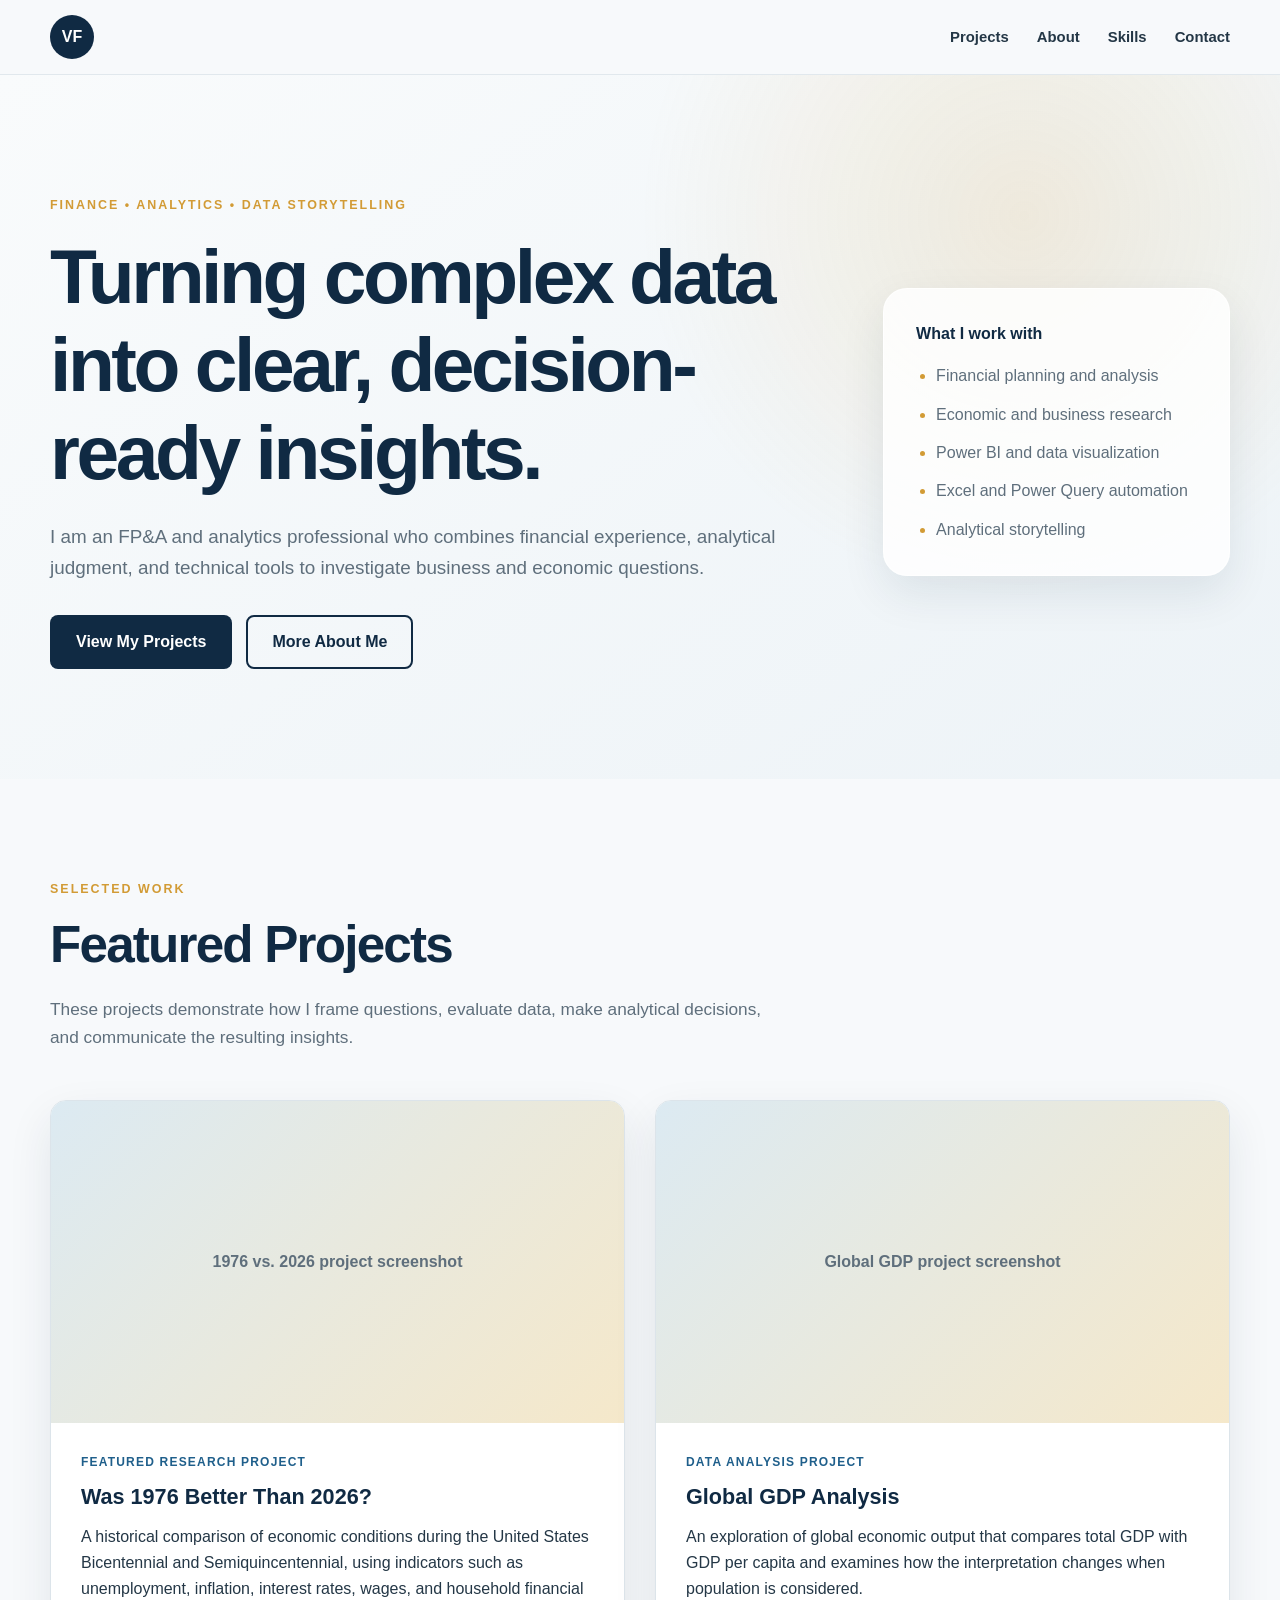
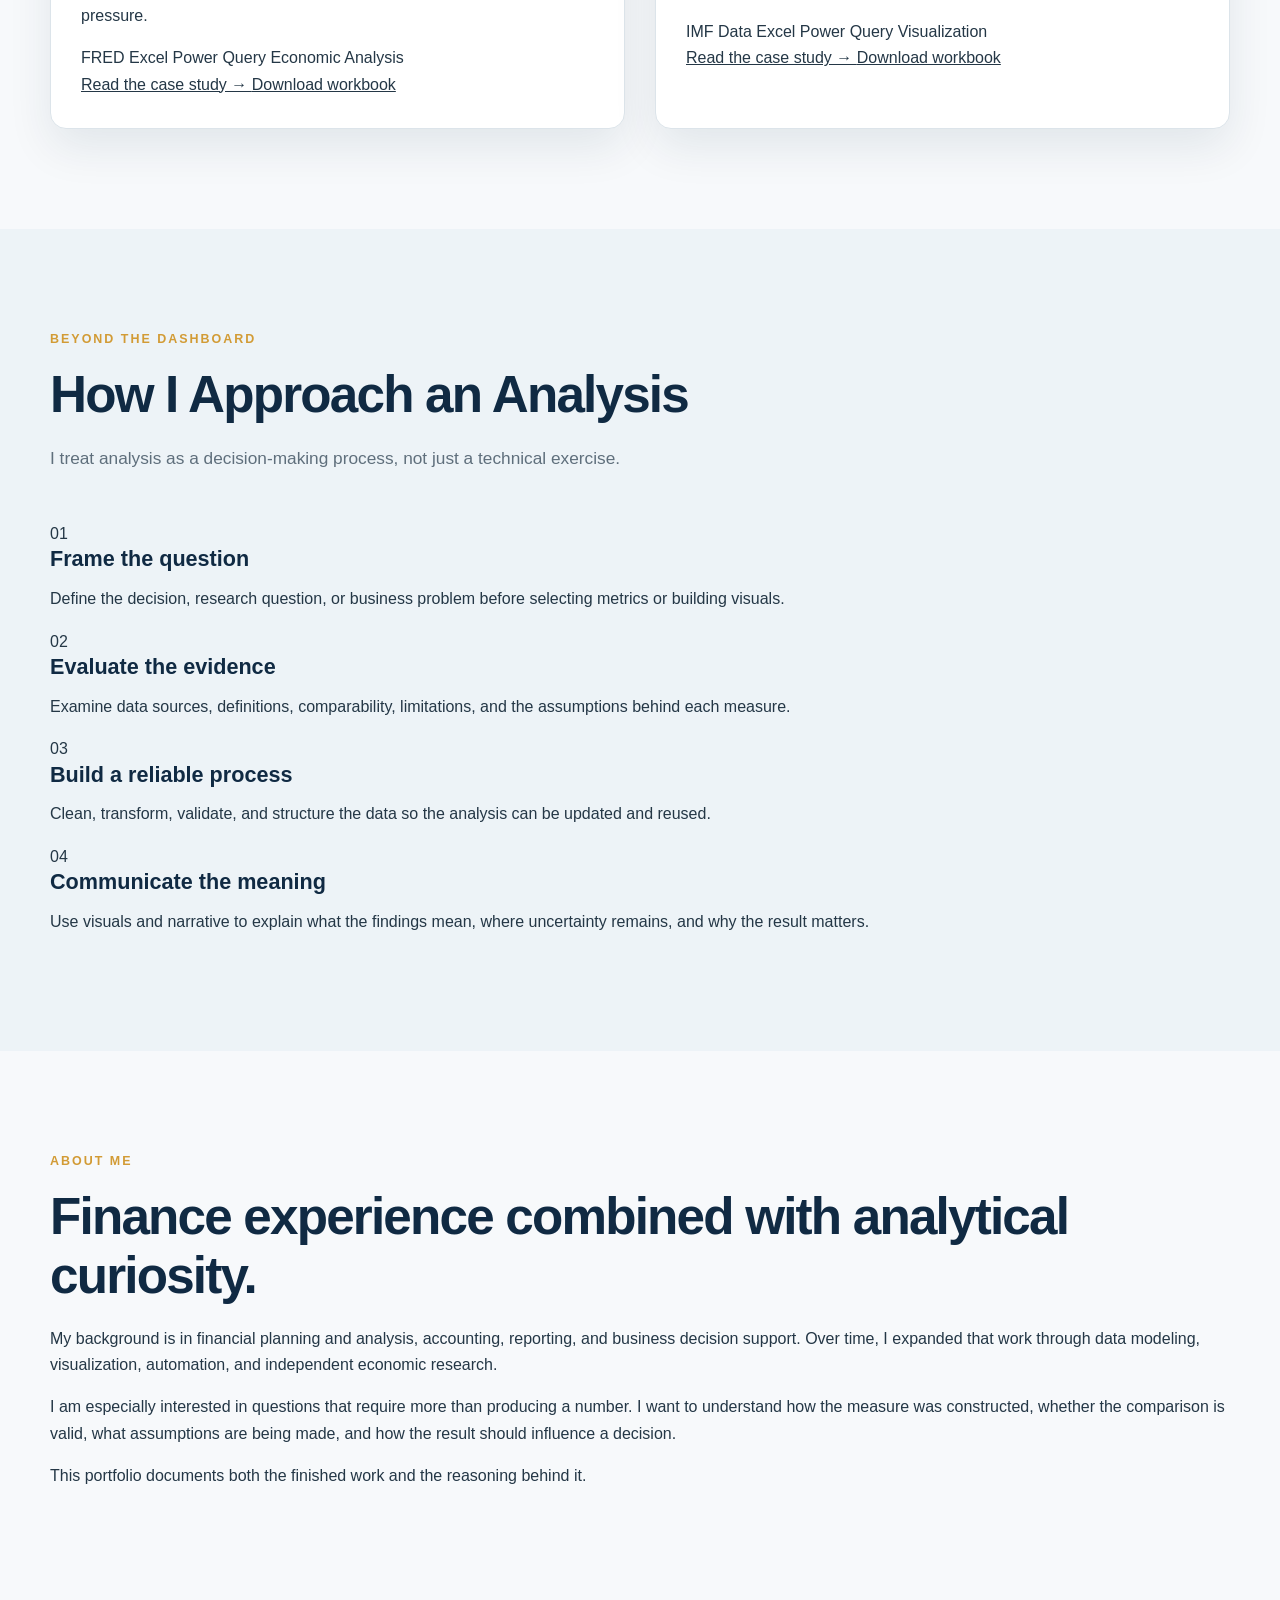
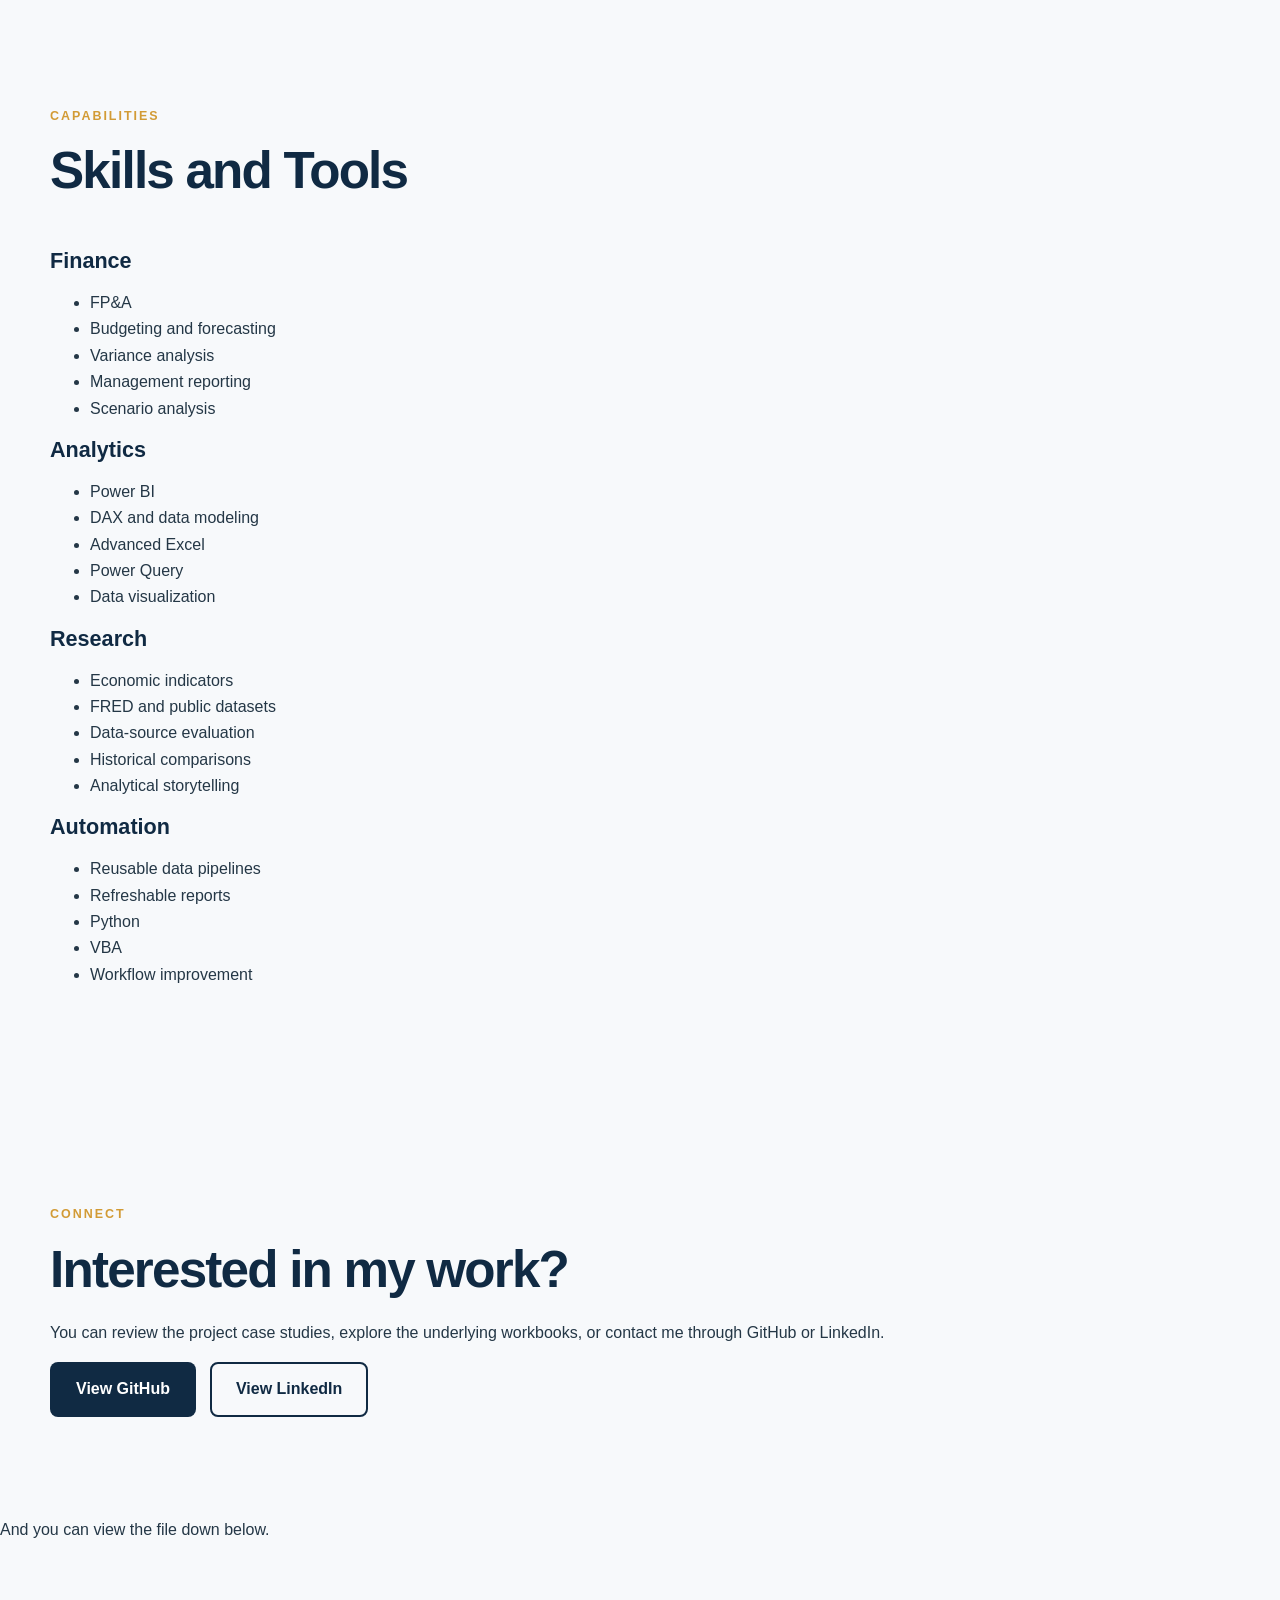
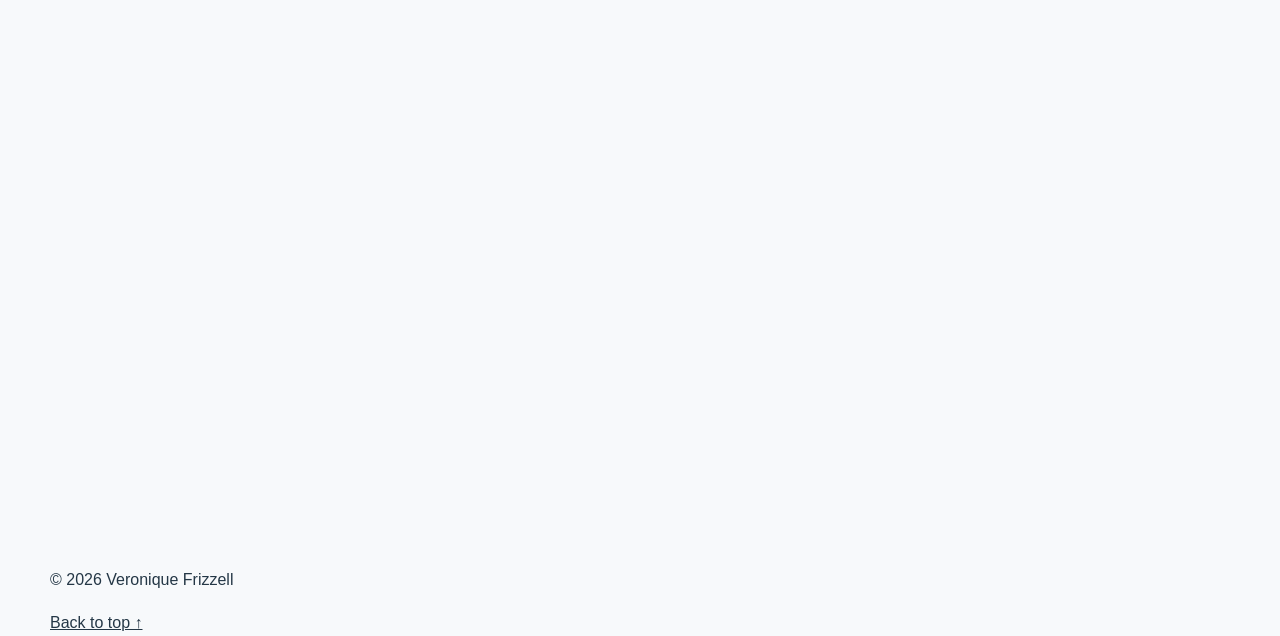
<file: index.html>
<!DOCTYPE html>
<html lang="en">
<head>
    <meta charset="UTF-8">

    <meta
        name="viewport"
        content="width=device-width, initial-scale=1.0"
    >

    <meta
        name="description"
        content="Portfolio of Veronique Frizzell, an FP&A and analytics professional specializing in financial analysis, Power BI, Excel, Power Query, and data storytelling."
    >

    <title>Veronique Frizzell | Finance and Data Analytics Portfolio</title>

    <link rel="stylesheet" href="styles.css">
</head>

<body>

    <!-- Navigation -->
    <header class="site-header">
        <div class="container nav-container">

            <a class="site-logo" href="index.html">
                VF
            </a>

            <nav class="site-nav" aria-label="Main navigation">
                <a href="#projects">Projects</a>
                <a href="#about">About</a>
                <a href="#skills">Skills</a>
                <a href="#contact">Contact</a>
            </nav>

        </div>
    </header>


    <main>

        <!-- Hero -->
        <section class="hero">
            <div class="container hero-grid">

                <div class="hero-content">

                    <p class="eyebrow">
                        Finance • Analytics • Data Storytelling
                    </p>

                    <h1>
                        Turning complex data into clear,
                        decision-ready insights.
                    </h1>

                    <p class="hero-description">
                        I am an FP&amp;A and analytics professional who combines
                        financial experience, analytical judgment, and
                        technical tools to investigate business and economic
                        questions.
                    </p>

                    <div class="hero-actions">
                        <a class="button button-primary" href="#projects">
                            View My Projects
                        </a>

                        <a class="button button-secondary" href="#about">
                            More About Me
                        </a>
                    </div>

                </div>

                <aside class="hero-panel">
                    <p class="panel-label">What I work with</p>

                    <ul class="hero-skill-list">
                        <li>Financial planning and analysis</li>
                        <li>Economic and business research</li>
                        <li>Power BI and data visualization</li>
                        <li>Excel and Power Query automation</li>
                        <li>Analytical storytelling</li>
                    </ul>
                </aside>

            </div>
        </section>


        <!-- Featured Projects -->
        <section class="section" id="projects">
            <div class="container">

                <div class="section-heading">
                    <p class="eyebrow">Selected work</p>

                    <h2>Featured Projects</h2>

                    <p>
                        These projects demonstrate how I frame questions,
                        evaluate data, make analytical decisions, and
                        communicate the resulting insights.
                    </p>
                </div>


                <div class="project-grid">

                    <!-- 1976 vs 2026 -->
                    <article class="project-card featured-project">

                        <div class="project-image placeholder-image">
                            <span>1976 vs. 2026 project screenshot</span>
                        </div>

                        <div class="project-card-content">

                            <div class="project-status">
                                Featured research project
                            </div>

                            <h3>Was 1976 Better Than 2026?</h3>

                            <p>
                                A historical comparison of economic conditions
                                during the United States Bicentennial and
                                Semiquincentennial, using indicators such as
                                unemployment, inflation, interest rates, wages,
                                and household financial pressure.
                            </p>

                            <div class="tag-list">
                                <span>FRED</span>
                                <span>Excel</span>
                                <span>Power Query</span>
                                <span>Economic Analysis</span>
                            </div>

                            <div class="project-links">
                                <a
                                    class="text-link"
                                    href="projects/1976-vs-2026.html"
                                >
                                    Read the case study →
                                </a>

                                <a
                                    class="text-link secondary-link"
                                    href="downloads/1976-vs-2026-analysis.xlsx"
                                >
                                    Download workbook
                                </a>
                            </div>

                        </div>
                    </article>


                    <!-- GDP -->
                    <article class="project-card">

                        <div class="project-image placeholder-image">
                            <span>Global GDP project screenshot</span>
                        </div>

                        <div class="project-card-content">

                            <div class="project-status">
                                Data analysis project
                            </div>

                            <h3>Global GDP Analysis</h3>

                            <p>
                                An exploration of global economic output that
                                compares total GDP with GDP per capita and
                                examines how the interpretation changes when
                                population is considered.
                            </p>

                            <div class="tag-list">
                                <span>IMF Data</span>
                                <span>Excel</span>
                                <span>Power Query</span>
                                <span>Visualization</span>
                            </div>

                            <div class="project-links">
                                <a
                                    class="text-link"
                                    href="projects/gdp-analysis.html"
                                >
                                    Read the case study →
                                </a>

                                <a
                                    class="text-link secondary-link"
                                    href="downloads/global-gdp-analysis.xlsx"
                                >
                                    Download workbook
                                </a>
                            </div>

                        </div>
                    </article>

                </div>
            </div>
        </section>


        <!-- Analytical Approach -->
        <section class="section section-tinted">
            <div class="container">

                <div class="section-heading">
                    <p class="eyebrow">Beyond the dashboard</p>

                    <h2>How I Approach an Analysis</h2>

                    <p>
                        I treat analysis as a decision-making process, not just
                        a technical exercise.
                    </p>
                </div>


                <div class="approach-grid">

                    <article class="approach-card">
                        <span class="approach-number">01</span>

                        <h3>Frame the question</h3>

                        <p>
                            Define the decision, research question, or business
                            problem before selecting metrics or building
                            visuals.
                        </p>
                    </article>


                    <article class="approach-card">
                        <span class="approach-number">02</span>

                        <h3>Evaluate the evidence</h3>

                        <p>
                            Examine data sources, definitions, comparability,
                            limitations, and the assumptions behind each
                            measure.
                        </p>
                    </article>


                    <article class="approach-card">
                        <span class="approach-number">03</span>

                        <h3>Build a reliable process</h3>

                        <p>
                            Clean, transform, validate, and structure the data
                            so the analysis can be updated and reused.
                        </p>
                    </article>


                    <article class="approach-card">
                        <span class="approach-number">04</span>

                        <h3>Communicate the meaning</h3>

                        <p>
                            Use visuals and narrative to explain what the
                            findings mean, where uncertainty remains, and why
                            the result matters.
                        </p>
                    </article>

                </div>
            </div>
        </section>


        <!-- About -->
        <section class="section" id="about">
            <div class="container about-grid">

                <div>
                    <p class="eyebrow">About me</p>

                    <h2>
                        Finance experience combined with analytical curiosity.
                    </h2>
                </div>

                <div class="about-copy">
                    <p>
                        My background is in financial planning and analysis,
                        accounting, reporting, and business decision support.
                        Over time, I expanded that work through data modeling,
                        visualization, automation, and independent economic
                        research.
                    </p>

                    <p>
                        I am especially interested in questions that require
                        more than producing a number. I want to understand how
                        the measure was constructed, whether the comparison is
                        valid, what assumptions are being made, and how the
                        result should influence a decision.
                    </p>

                    <p>
                        This portfolio documents both the finished work and
                        the reasoning behind it.
                    </p>
                </div>

            </div>
        </section>


        <!-- Skills -->
        <section class="section section-dark" id="skills">
            <div class="container">

                <div class="section-heading light-heading">
                    <p class="eyebrow">Capabilities</p>

                    <h2>Skills and Tools</h2>
                </div>


                <div class="skills-grid">

                    <article class="skill-group">
                        <h3>Finance</h3>
                        <ul>
                            <li>FP&amp;A</li>
                            <li>Budgeting and forecasting</li>
                            <li>Variance analysis</li>
                            <li>Management reporting</li>
                            <li>Scenario analysis</li>
                        </ul>
                    </article>


                    <article class="skill-group">
                        <h3>Analytics</h3>
                        <ul>
                            <li>Power BI</li>
                            <li>DAX and data modeling</li>
                            <li>Advanced Excel</li>
                            <li>Power Query</li>
                            <li>Data visualization</li>
                        </ul>
                    </article>


                    <article class="skill-group">
                        <h3>Research</h3>
                        <ul>
                            <li>Economic indicators</li>
                            <li>FRED and public datasets</li>
                            <li>Data-source evaluation</li>
                            <li>Historical comparisons</li>
                            <li>Analytical storytelling</li>
                        </ul>
                    </article>


                    <article class="skill-group">
                        <h3>Automation</h3>
                        <ul>
                            <li>Reusable data pipelines</li>
                            <li>Refreshable reports</li>
                            <li>Python</li>
                            <li>VBA</li>
                            <li>Workflow improvement</li>
                        </ul>
                    </article>

                </div>
            </div>
        </section>


        <!-- Contact -->
        <section class="section contact-section" id="contact">
            <div class="container contact-content">

                <p class="eyebrow">Connect</p>

                <h2>Interested in my work?</h2>

                <p>
                    You can review the project case studies, explore the
                    underlying workbooks, or contact me through GitHub or
                    LinkedIn.
                </p>

                <div class="hero-actions contact-actions">

                    <a
                        class="button button-primary"
                        href="https://github.com/vfrizzell"
                        target="_blank"
                        rel="noopener noreferrer"
                    >
                        View GitHub
                    </a>

                    <!-- Replace # with your LinkedIn address -->
                    <a
                        class="button button-secondary"
                        href="#"
                    >
                        View LinkedIn
                    </a>

                </div>

            </div>
        </section>
<p>And you can view the file down below.</p>
<iframe src="https://1drv.ms/x/c/3b76b69251f878a2/IQTKeT_pxsHtToGOxvyvnN6CAakYAhj8ujNLZEWsBhQyCBw" width="100%" height="600" frameborder="0" scrolling="no"></iframe>
    </main>


    <!-- Footer -->
    <footer class="site-footer">
        <div class="container footer-content">

            <p>
                © 2026 Veronique Frizzell
            </p>

            <a href="#top">Back to top ↑</a>

        </div>
    </footer>

</body>
</html>
</file>
<file: styles.css>
/* =========================
   Design variables
   ========================= */

:root {
    --color-navy: #102a43;
    --color-navy-dark: #071a2b;
    --color-blue: #1f5f8b;
    --color-gold: #d29b35;

    --color-text: #243746;
    --color-muted: #5f6f7c;

    --color-white: #ffffff;
    --color-background: #f7f9fb;
    --color-tinted: #edf3f7;
    --color-border: #dce4ea;

    --shadow-card:
        0 18px 45px rgba(16, 42, 67, 0.09);

    --border-radius-small: 8px;
    --border-radius-medium: 16px;
    --border-radius-large: 24px;

    --container-width: 1180px;
}


/* =========================
   Base styles
   ========================= */

* {
    box-sizing: border-box;
}

html {
    scroll-behavior: smooth;
}

body {
    margin: 0;
    color: var(--color-text);
    background: var(--color-background);
    font-family:
        Inter,
        "Segoe UI",
        Arial,
        sans-serif;
    line-height: 1.65;
}

img {
    display: block;
    max-width: 100%;
}

a {
    color: inherit;
}

h1,
h2,
h3,
p {
    margin-top: 0;
}

h1,
h2,
h3 {
    color: var(--color-navy);
    line-height: 1.15;
}

h1 {
    max-width: 800px;
    margin-bottom: 24px;
    font-size: clamp(2.7rem, 6vw, 5.2rem);
    letter-spacing: -0.045em;
}

h2 {
    margin-bottom: 20px;
    font-size: clamp(2rem, 4vw, 3.25rem);
    letter-spacing: -0.035em;
}

h3 {
    margin-bottom: 14px;
    font-size: 1.35rem;
}

.container {
    width: min(calc(100% - 40px), var(--container-width));
    margin-inline: auto;
}

.section {
    padding: 100px 0;
}

.section-tinted {
    background: var(--color-tinted);
}

.eyebrow {
    margin-bottom: 16px;
    color: var(--color-gold);
    font-size: 0.78rem;
    font-weight: 800;
    letter-spacing: 0.16em;
    text-transform: uppercase;
}


/* =========================
   Navigation
   ========================= */

.site-header {
    position: sticky;
    top: 0;
    z-index: 100;
    border-bottom: 1px solid rgba(220, 228, 234, 0.8);
    background: rgba(247, 249, 251, 0.94);
    backdrop-filter: blur(14px);
}

.nav-container {
    min-height: 74px;
    display: flex;
    align-items: center;
    justify-content: space-between;
}

.site-logo {
    width: 44px;
    height: 44px;
    display: grid;
    place-items: center;
    border-radius: 50%;
    color: var(--color-white);
    background: var(--color-navy);
    font-weight: 800;
    text-decoration: none;
}

.site-nav {
    display: flex;
    gap: 28px;
}

.site-nav a {
    color: var(--color-text);
    font-size: 0.93rem;
    font-weight: 650;
    text-decoration: none;
}

.site-nav a:hover,
.site-nav a:focus {
    color: var(--color-blue);
}


/* =========================
   Hero
   ========================= */

.hero {
    padding: 120px 0 110px;
    background:
        radial-gradient(
            circle at 80% 20%,
            rgba(210, 155, 53, 0.15),
            transparent 24rem
        ),
        linear-gradient(
            145deg,
            #f9fbfc 0%,
            #edf3f7 100%
        );
}

.hero-grid {
    display: grid;
    grid-template-columns: minmax(0, 1.65fr) minmax(280px, 0.75fr);
    gap: 70px;
    align-items: center;
}

.hero-description {
    max-width: 730px;
    margin-bottom: 32px;
    color: var(--color-muted);
    font-size: 1.18rem;
}

.hero-actions {
    display: flex;
    flex-wrap: wrap;
    gap: 14px;
}

.button {
    display: inline-flex;
    min-height: 50px;
    align-items: center;
    justify-content: center;
    padding: 12px 24px;
    border: 2px solid transparent;
    border-radius: var(--border-radius-small);
    font-weight: 750;
    text-decoration: none;
    transition:
        transform 180ms ease,
        background-color 180ms ease,
        color 180ms ease;
}

.button:hover,
.button:focus {
    transform: translateY(-2px);
}

.button-primary {
    color: var(--color-white);
    background: var(--color-navy);
}

.button-primary:hover,
.button-primary:focus {
    background: var(--color-blue);
}

.button-secondary {
    border-color: var(--color-navy);
    color: var(--color-navy);
    background: transparent;
}

.button-secondary:hover,
.button-secondary:focus {
    color: var(--color-white);
    background: var(--color-navy);
}

.hero-panel {
    padding: 32px;
    border: 1px solid rgba(255, 255, 255, 0.8);
    border-radius: var(--border-radius-large);
    background: rgba(255, 255, 255, 0.82);
    box-shadow: var(--shadow-card);
}

.panel-label {
    color: var(--color-navy);
    font-weight: 800;
}

.hero-skill-list {
    margin: 0;
    padding-left: 20px;
    color: var(--color-muted);
}

.hero-skill-list li + li {
    margin-top: 12px;
}

.hero-skill-list li::marker {
    color: var(--color-gold);
}


/* =========================
   Section headings
   ========================= */

.section-heading {
    max-width: 720px;
    margin-bottom: 48px;
}

.section-heading > p:last-child {
    color: var(--color-muted);
    font-size: 1.08rem;
}


/* =========================
   Projects
   ========================= */

.project-grid {
    display: grid;
    grid-template-columns: repeat(2, minmax(0, 1fr));
    gap: 30px;
}

.project-card {
    overflow: hidden;
    border: 1px solid var(--color-border);
    border-radius: var(--border-radius-medium);
    background: var(--color-white);
    box-shadow: var(--shadow-card);
}

.project-image {
    aspect-ratio: 16 / 9;
    overflow: hidden;
    background: #d9e5ed;
}

.project-image img {
    width: 100%;
    height: 100%;
    object-fit: cover;
}

.placeholder-image {
    display: grid;
    place-items: center;
    padding: 20px;
    color: var(--color-muted);
    background:
        linear-gradient(
            135deg,
            #dceaf2,
            #f5e8ca
        );
    font-weight: 700;
    text-align: center;
}

.project-card-content {
    padding: 30px;
}

.project-status {
    margin-bottom: 12px;
    color: var(--color-blue);
    font-size: 0.75rem;
    font-weight: 800;
    letter-spacing: 0.1em;
    text-transform: uppercase;
</file>
